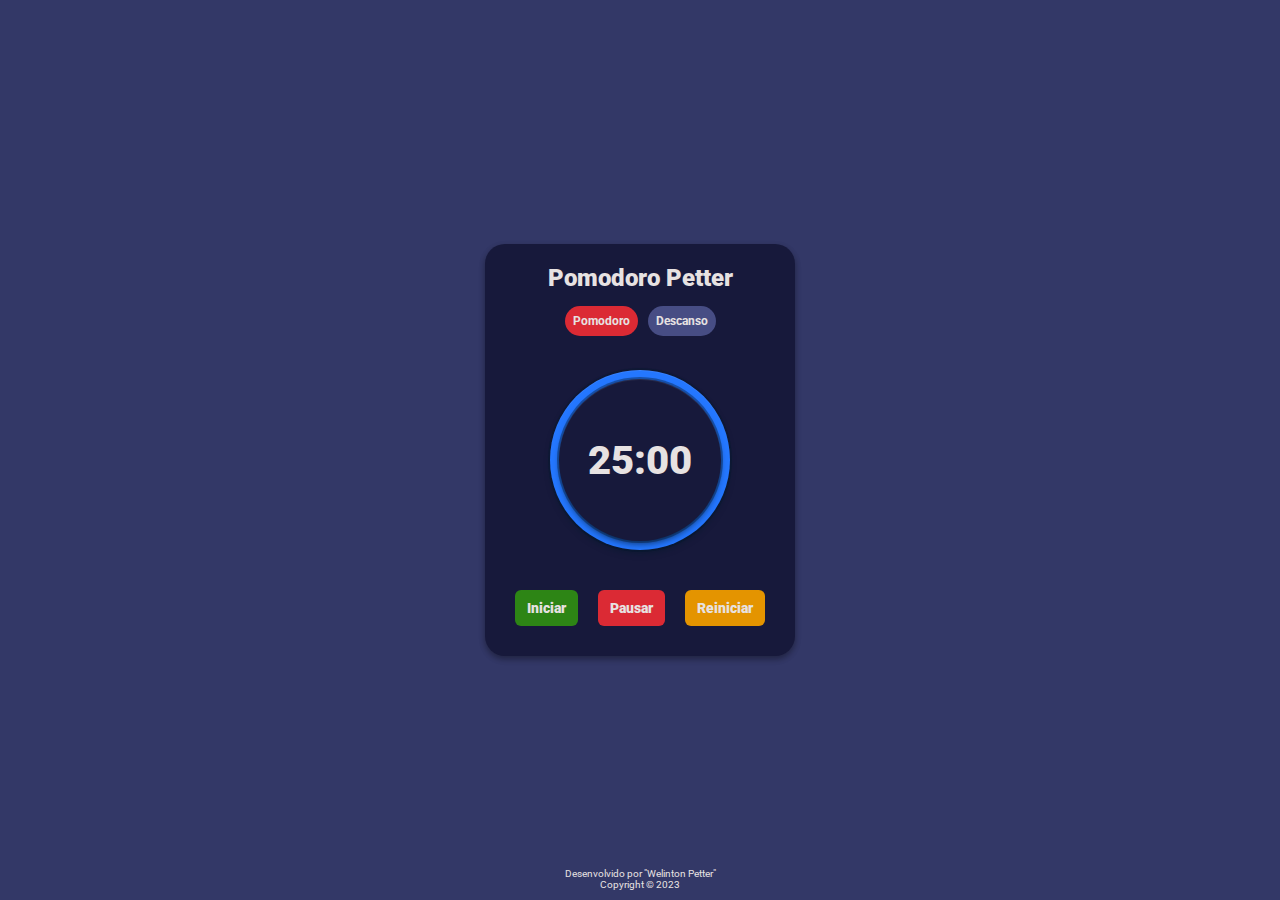
<file: docs/index.html>
<!DOCTYPE html>
<html lang="pt-br">

<head>
    <meta charset="UTF-8">
    <meta http-equiv="X-UA-Compatible" content="IE=edge">
    <meta name="viewport" content="width=device-width, initial-scale=1.0">
    <meta name="author" content="Welinton_Petter">
    <link rel="shortcut icon" href="icon/icon.ico">
    <!-- Link da fonte está na descrição -->
    <!-- Font Roboto -->
    <link rel="preconnect" href="https://fonts.googleapis.com">
    <link rel="preconnect" href="https://fonts.gstatic.com" crossorigin>
    <link href="https://fonts.googleapis.com/css2?family=Roboto:wght@100;300;400;500;700;900&display=swap"
        rel="stylesheet">

    <link rel="stylesheet" href="css/style.css">

    <title>Pomodoro Petter</title>

</head>

<body>

    <div class="container">

        <div class="card">

            <div class="card-header">
                <h1>Pomodoro Petter</h1>
                <div class="card-header-buttons">

                    <button id="buttonTypePomodoro"
                            class="active" 
                            onclick="setPomodoroType(TIMER_TYPE_POMODORO);">
                            Pomodoro
                    </button>

                    <button id="buttonTypeShortBreak"
                            onclick="setPomodoroType(TIMER_TYPE_SHORT_BREAK);">
                        Descanso
                    </button>

                </div>
            </div>

            <div class="card-body">

                <div id="circularProgressBar" class="progress-bar">
                    <div class="progress-bar-inner">
                        <h2 class="progress-value">25:00</h2>
                    </div>
                </div>

            </div>

            <div class="card-footer">

                <button class="btn-sucess" onclick="startTimer();">Iniciar</button>
                <button class="btn-danger" onclick="stopTimer();">Pausar</button>
                <button onclick="resetTimer();">Reiniciar</button>

                

            </div>
            <div class="rodape">
                
                <p>  Desenvolvido por <span>"Welinton Petter"</span></p>
                <p>Copyright © 2023</p>
            </div>
            
        </div>
        
        

    </div>
    
    

    <script src="js/main.js"></script>

</body>

</html>
</file>
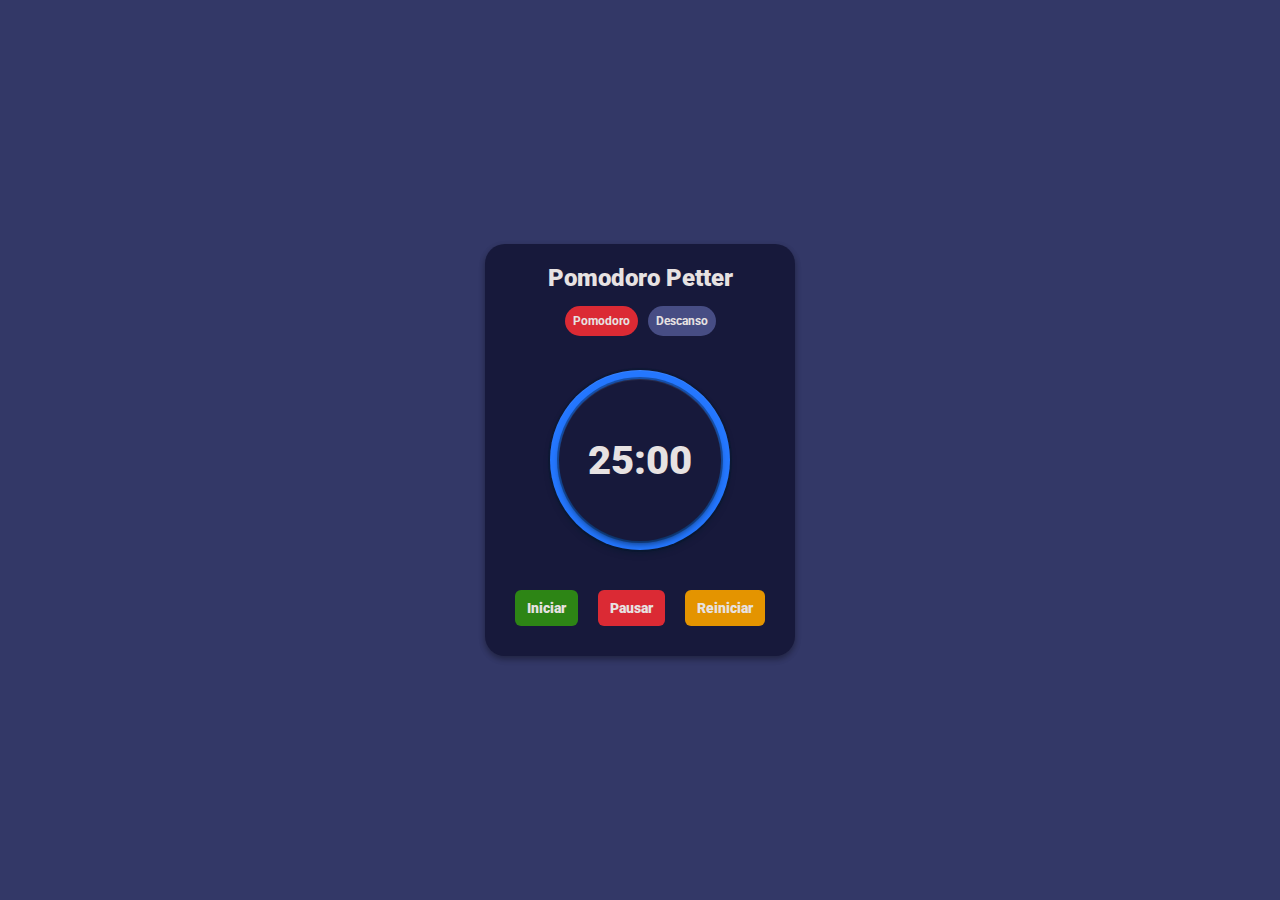
<file: Pomodoro/Index.html>
<!DOCTYPE html>
<html lang="pt-br">

<head>
    <meta charset="UTF-8">
    <meta http-equiv="X-UA-Compatible" content="IE=edge">
    <meta name="viewport" content="width=device-width, initial-scale=1.0">

    <!-- Link da fonte está na descrição -->
    <!-- Font Roboto -->
    <link rel="preconnect" href="https://fonts.googleapis.com">
    <link rel="preconnect" href="https://fonts.gstatic.com" crossorigin>
    <link href="https://fonts.googleapis.com/css2?family=Roboto:wght@100;300;400;500;700;900&display=swap"
        rel="stylesheet">

    <link rel="stylesheet" href="css/style.css">

    <title>Pomodoro Petter</title>

</head>

<body>

    <div class="container">

        <div class="card">

            <div class="card-header">
                <h1>Pomodoro Petter</h1>
                <div class="card-header-buttons">

                    <button id="buttonTypePomodoro"
                            class="active" 
                            onclick="setPomodoroType(TIMER_TYPE_POMODORO);">
                            Pomodoro
                    </button>

                    <button id="buttonTypeShortBreak"
                            onclick="setPomodoroType(TIMER_TYPE_SHORT_BREAK);">
                        Descanso
                    </button>

                </div>
            </div>

            <div class="card-body">

                <div id="circularProgressBar" class="progress-bar">
                    <div class="progress-bar-inner">
                        <h2 class="progress-value">25:00</h2>
                    </div>
                </div>

            </div>

            <div class="card-footer">

                <button class="btn-sucess" onclick="startTimer();">Iniciar</button>
                <button class="btn-danger" onclick="stopTimer();">Pausar</button>
                <button onclick="resetTimer();">Reiniciar</button>

            </div>

        </div>

    </div>
    

    <script src="js/main.js"></script>

</body>

</html>
</file>
<file: docs/css/style.css>
*,
*:after,
*:before {
  margin: 0;
  padding: 0;
  border: 0;
  font-size: 100%;
  vertical-align: baseline;
  text-decoration: none;
}
:root {
  --yellow: #e49400;
  --green: #2d8515;
  --red: #db2a34;
  --blue: #2477ff;
  --dark-blue: #17193b;
  --purple: #474d84;
  --purple-secondary: #333867;
  --title-primary-color: rgb(231 226 226);
}
body * {
  font-family: "Roboto", sans-serif;
}
body {
  height: 100vh;
  display: flex;
  align-items: center;
  justify-content: center;
  background-color: var(--purple-secondary);
}
.container {
  display: flex;
  flex-direction: row;
}
.card {
  display: flex;
  flex-direction: column;
  align-items: center;
  justify-content: center;
  padding: 20px;
  border-radius: 20px;
  background: var(--dark-blue);
  box-shadow: rgba(0, 0, 0, 0.16) 0px 3px 6px, rgba(0, 0, 0, 0.23) 0px 3px 6px;
}
.card-header {
  width: 100%;
  display: flex;
  flex-direction: column;
  justify-content: flex-start;
  align-items: center;
  gap: 10px;
}
.card-header h1 {
  font-weight: 900;
  font-size: 24px;
  color: var(--title-primary-color);
}
.card-header-buttons {
  display: flex;
  justify-content: stretch;
  gap: 10px;
  padding: 4px;
}
.card-header-buttons button {
  padding: 8px;
  border-radius: 20px;
  font-weight: 700;
  font-size: 12px;
  background-color: var(--purple);
  color: var(--title-primary-color);
}
.card-header-buttons .active {
  background-color: var(--red);
}

/* card body */
.card-body {
  display: flex;
  flex-direction: row;
  justify-content: center;
  align-items: center;
  padding: 30px;
}
.progress-bar {
  height: 180px;
  width: 180px;
  display: flex;
  align-items: center;
  justify-content: center;
  background: conic-gradient(var(--blue) 360deg, var(--purple) 0deg);
  border-radius: 50%;
  animation: pulse 3s infinite;
  transition: all ease;
  box-shadow: rgba(6, 24, 44, 0.4) 0px 0px 0px 2px,
    rgba(6, 24, 44, 0.65) 0px 4px 6px -1px,
    rgba(255, 255, 255, 0.08) 0px 1px 0px inset;
}
.progress-bar-inner {
  width: 90%;
  height: 90%;
  display: flex;
  align-items: center;
  justify-content: center;
  background: var(--dark-blue);
  border-radius: 50%;
  box-shadow: rgba(6, 24, 44, 0.4) 0px 0px 0px 2px,
    rgba(6, 24, 44, 0.65) 0px 4px 6px -1px,
    rgba(255, 255, 255, 0.08) 0px 1px 0px inset;
}
.progress-bar-inner h2 {
  color: var(--title-primary-color);
  font-weight: 900;
  font-size: 40px;
}
/* card footer */
.card-footer {
  display: flex;
  justify-content: stretch;
  gap: 20px;
  padding: 10px;
}
.card-footer button {
  padding: 10px 12px;
  border-radius: 6px;
  background-color: var(--yellow);
  color: var(--title-primary-color);
  font-weight: 900;
  font-size: 14px;
}
.card-footer .btn-sucess {
  background-color: var(--green);
}
.card-footer .btn-danger {
  background-color: var(--red);
}

@keyframes pulse {
  0% {
    transform: scale(0.97);
    box-shadow: 0 0 0 0 rgba(52, 172, 224, 0.7);
  }
  50% {
    transform: scale(1);
    box-shadow: 0 0 0 10px rgba(52, 172, 224, 0);
  }
  100% {
    transform: scale(0.97);
    box-shadow: 0 0 0 0 rgba(52, 172, 224, 0);
  }
}
.rodape{
  align-self: center;
  text-align: center;
  color: var(--title-primary-color);
  font-size: 10px;
  padding-top:30px ;
  position: absolute;
  bottom:10px;
}
</file>
<file: Pomodoro/css/style.css>
*,
*:after,
*:before {
  margin: 0;
  padding: 0;
  border: 0;
  font-size: 100%;
  vertical-align: baseline;
  text-decoration: none;
}
:root {
  --yellow: #e49400;
  --green: #2d8515;
  --red: #db2a34;
  --blue: #2477ff;
  --dark-blue: #17193b;
  --purple: #474d84;
  --purple-secondary: #333867;
  --title-primary-color: rgb(231 226 226);
}
body * {
  font-family: "Roboto", sans-serif;
}
body {
  height: 100vh;
  display: flex;
  align-items: center;
  justify-content: center;
  background-color: var(--purple-secondary);
}
.container {
  display: flex;
  flex-direction: row;
}
.card {
  display: flex;
  flex-direction: column;
  align-items: center;
  justify-content: center;
  padding: 20px;
  border-radius: 20px;
  background: var(--dark-blue);
  box-shadow: rgba(0, 0, 0, 0.16) 0px 3px 6px, rgba(0, 0, 0, 0.23) 0px 3px 6px;
}
.card-header {
  width: 100%;
  display: flex;
  flex-direction: column;
  justify-content: flex-start;
  align-items: center;
  gap: 10px;
}
.card-header h1 {
  font-weight: 900;
  font-size: 24px;
  color: var(--title-primary-color);
}
.card-header-buttons {
  display: flex;
  justify-content: stretch;
  gap: 10px;
  padding: 4px;
}
.card-header-buttons button {
  padding: 8px;
  border-radius: 20px;
  font-weight: 700;
  font-size: 12px;
  background-color: var(--purple);
  color: var(--title-primary-color);
}
.card-header-buttons .active {
  background-color: var(--red);
}

/* card body */
.card-body {
  display: flex;
  flex-direction: row;
  justify-content: center;
  align-items: center;
  padding: 30px;
}
.progress-bar {
  height: 180px;
  width: 180px;
  display: flex;
  align-items: center;
  justify-content: center;
  background: conic-gradient(var(--blue) 360deg, var(--purple) 0deg);
  border-radius: 50%;
  animation: pulse 3s infinite;
  transition: all ease;
  box-shadow: rgba(6, 24, 44, 0.4) 0px 0px 0px 2px,
    rgba(6, 24, 44, 0.65) 0px 4px 6px -1px,
    rgba(255, 255, 255, 0.08) 0px 1px 0px inset;
}
.progress-bar-inner {
  width: 90%;
  height: 90%;
  display: flex;
  align-items: center;
  justify-content: center;
  background: var(--dark-blue);
  border-radius: 50%;
  box-shadow: rgba(6, 24, 44, 0.4) 0px 0px 0px 2px,
    rgba(6, 24, 44, 0.65) 0px 4px 6px -1px,
    rgba(255, 255, 255, 0.08) 0px 1px 0px inset;
}
.progress-bar-inner h2 {
  color: var(--title-primary-color);
  font-weight: 900;
  font-size: 40px;
}
/* card footer */
.card-footer {
  display: flex;
  justify-content: stretch;
  gap: 20px;
  padding: 10px;
}
.card-footer button {
  padding: 10px 12px;
  border-radius: 6px;
  background-color: var(--yellow);
  color: var(--title-primary-color);
  font-weight: 900;
  font-size: 14px;
}
.card-footer .btn-sucess {
  background-color: var(--green);
}
.card-footer .btn-danger {
  background-color: var(--red);
}

@keyframes pulse {
  0% {
    transform: scale(0.97);
    box-shadow: 0 0 0 0 rgba(52, 172, 224, 0.7);
  }
  50% {
    transform: scale(1);
    box-shadow: 0 0 0 10px rgba(52, 172, 224, 0);
  }
  100% {
    transform: scale(0.97);
    box-shadow: 0 0 0 0 rgba(52, 172, 224, 0);
  }
}
</file>
